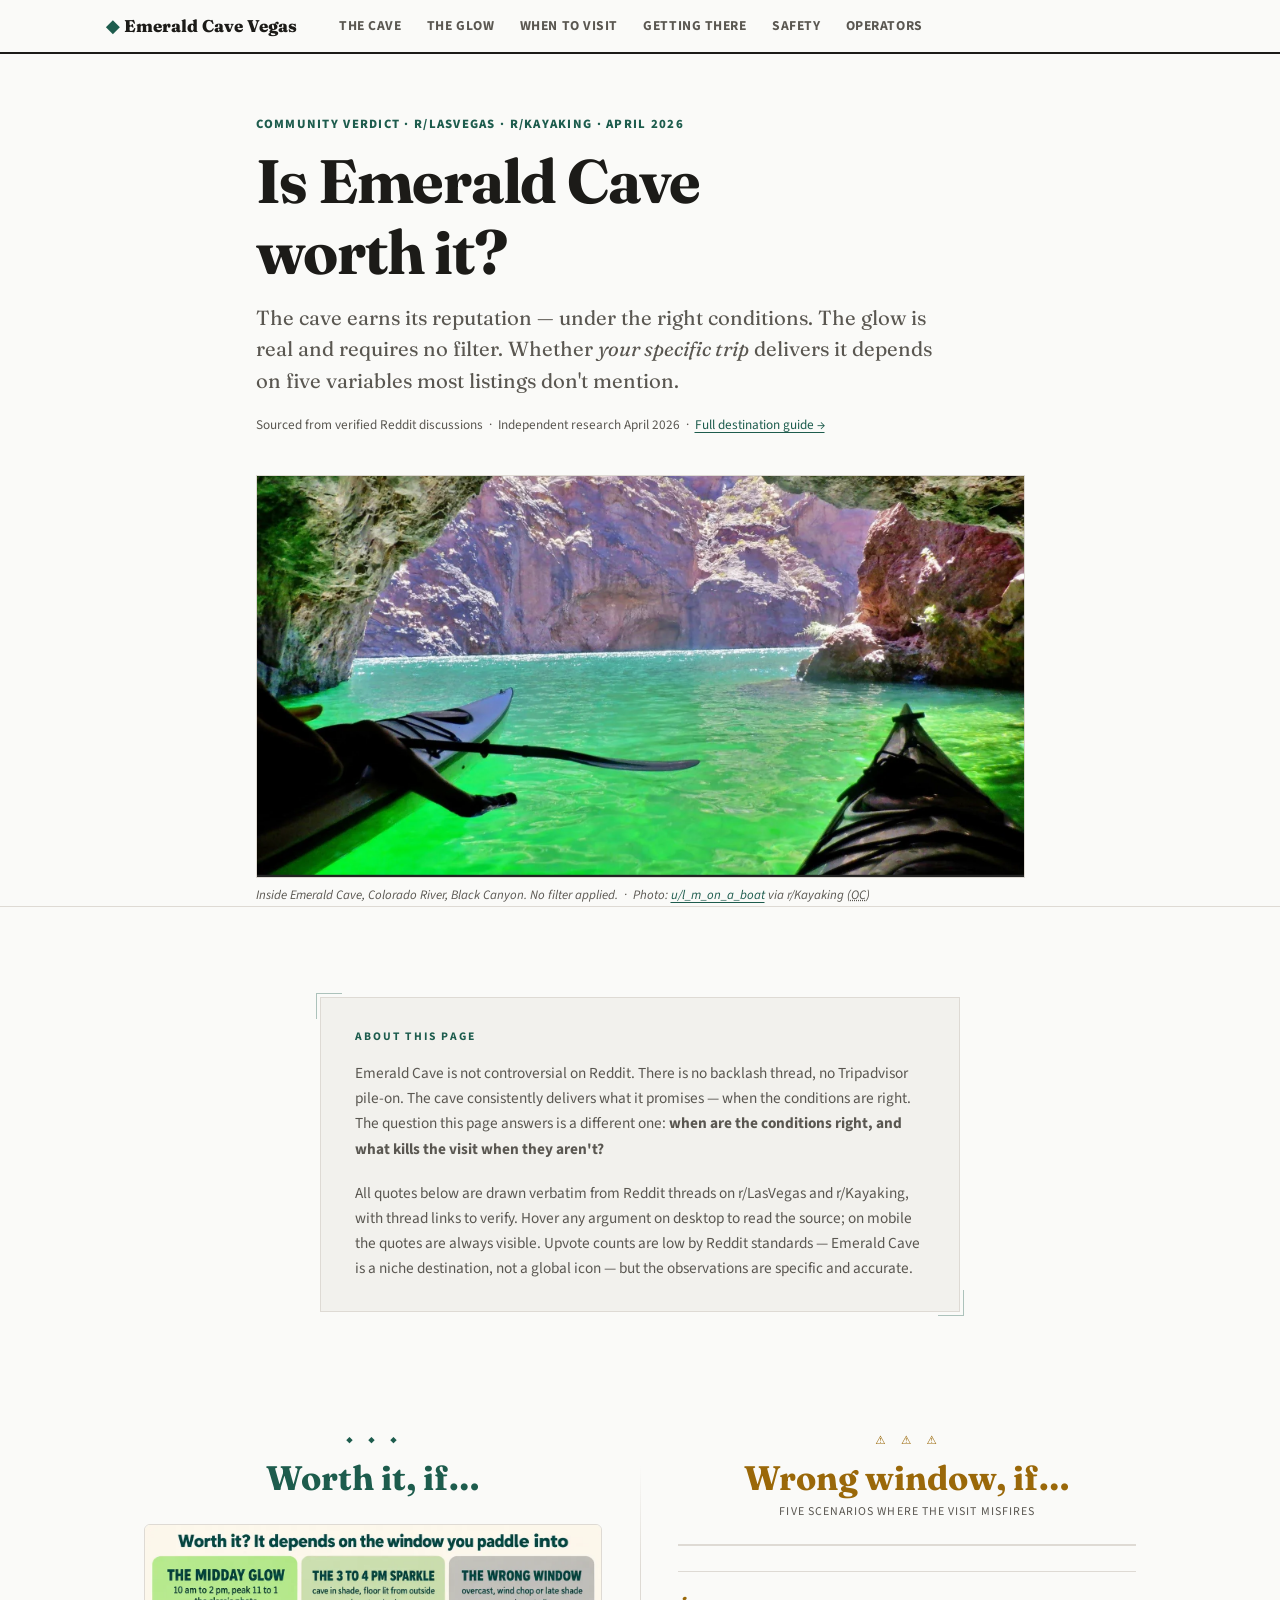
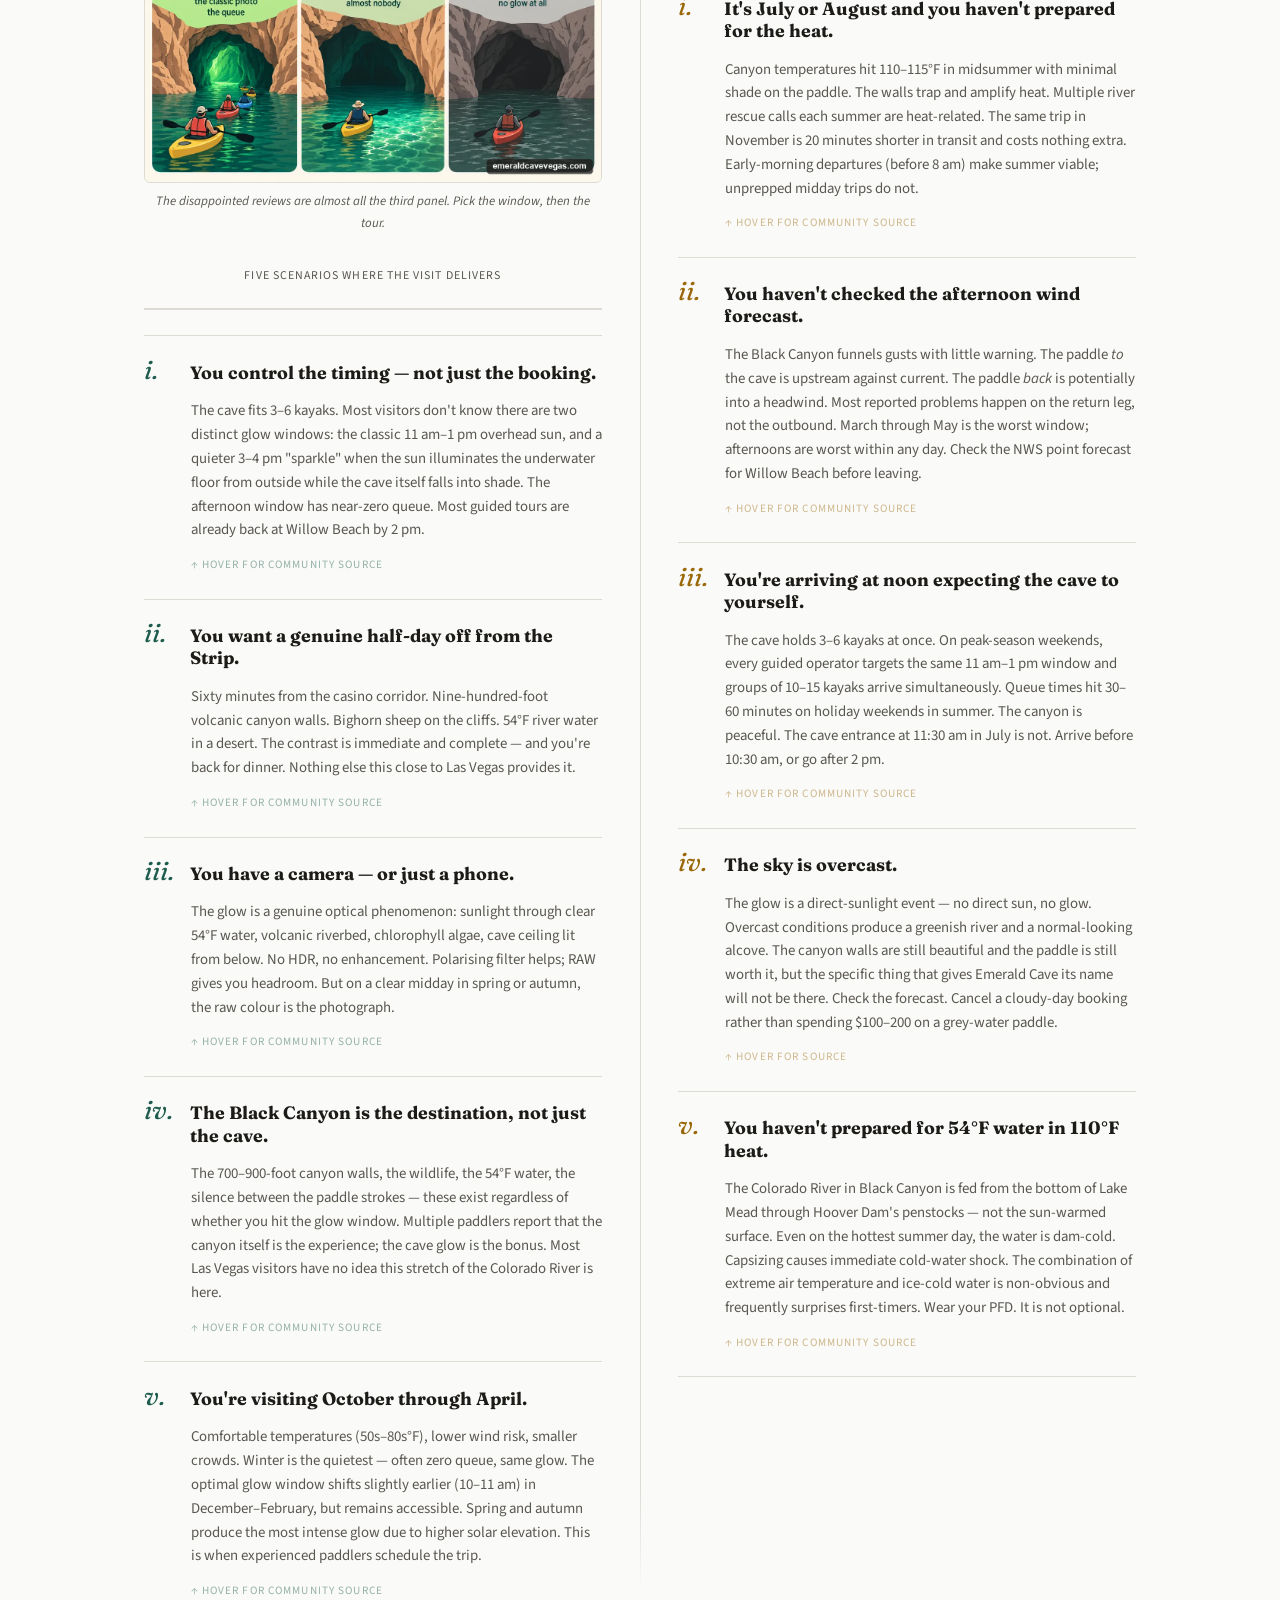
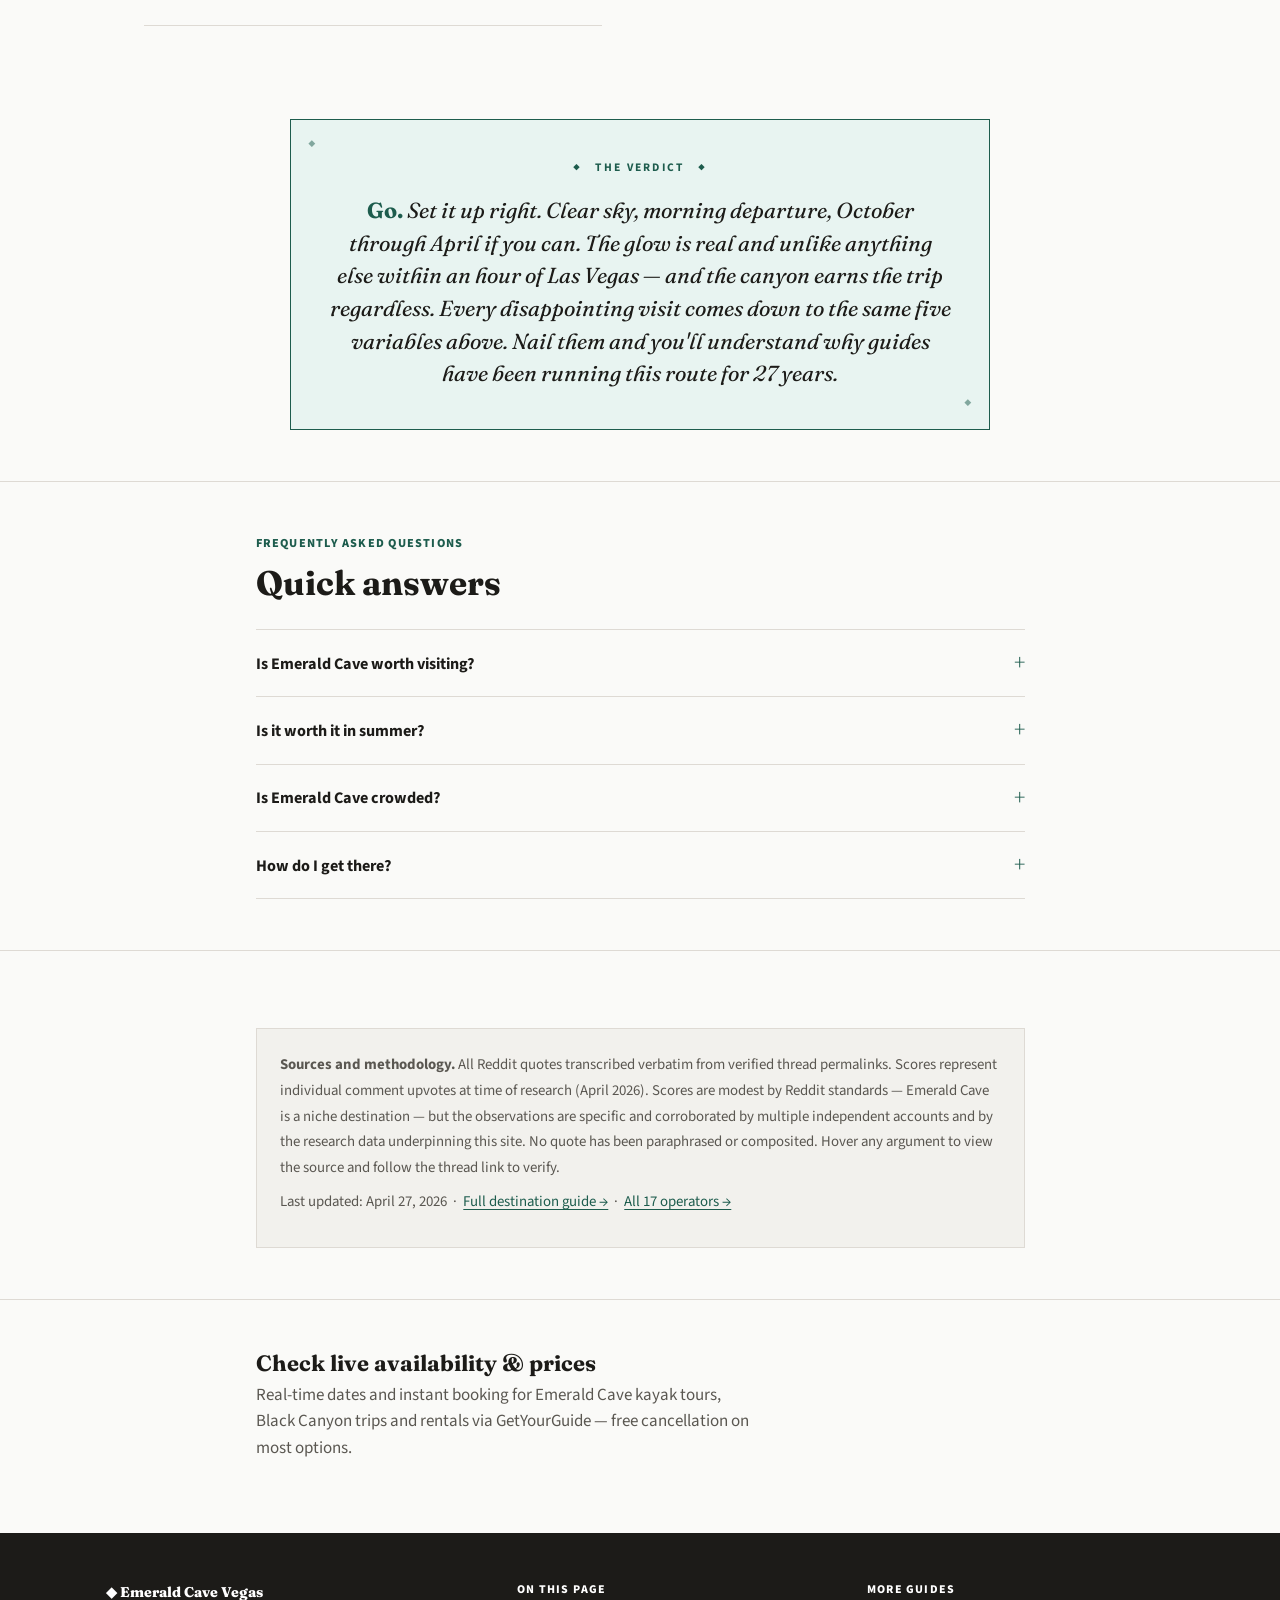
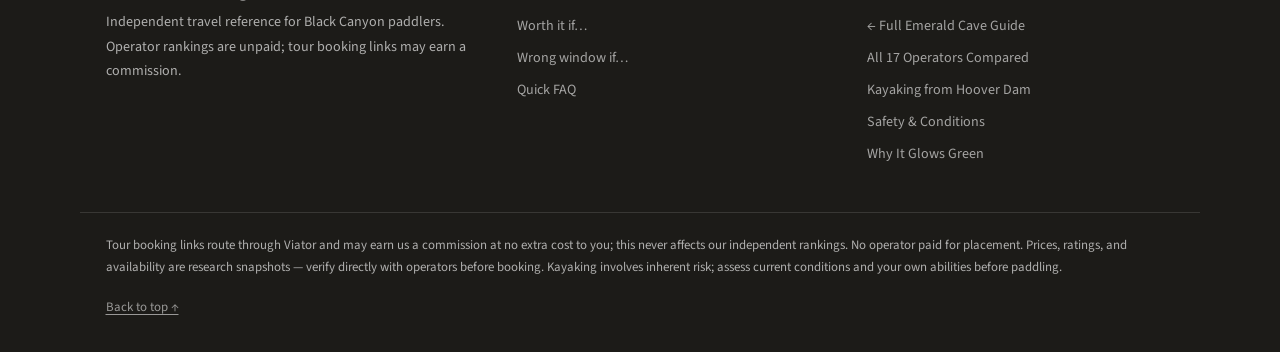
<file: emerald-cave-az-worth-it.html>
<!DOCTYPE html>
<html lang="en">
<head>
  <meta charset="UTF-8">
  <meta name="viewport" content="width=device-width, initial-scale=1.0">
  <title>Is Emerald Cave Worth It? Reddit's Honest Verdict (2026)</title>
  <meta name="description" content="Is kayaking to Emerald Cave worth it? Five reasons it absolutely is, five reasons your specific trip might miss the mark — real opinions from r/LasVegas and r/Kayaking, plus a final verdict. Black Canyon, Colorado River 2026.">
  <link rel="canonical" href="https://emeraldcavevegas.com/emerald-cave-az-worth-it">
<meta property="og:image" content="https://emeraldcavevegas.com/img/is-emerald-cave-worth-it.webp">
<meta property="og:image:width" content="1200">
<meta property="og:image:height" content="630">

  <meta property="og:type"        content="article">
  <meta property="og:title"       content="Is Emerald Cave Worth It? Reddit's Honest Verdict (2026)">
  <meta property="og:description" content="Five reasons to go, five reasons your specific trip might miss the mark — real quotes from r/LasVegas and r/Kayaking, plus a final call. Independent research April 2026.">
  <meta property="og:url"         content="https://emeraldcavevegas.com/emerald-cave-az-worth-it">
  <meta name="twitter:card"       content="summary_large_image">

  <link rel="preconnect" href="https://fonts.googleapis.com">
  <link rel="preconnect" href="https://fonts.gstatic.com" crossorigin>
  <link href="https://fonts.googleapis.com/css2?family=Fraunces:ital,opsz,wght@0,9..144,400;0,9..144,600;0,9..144,700;0,9..144,900;1,9..144,400&family=Source+Sans+3:wght@400;600;700;800&display=swap" rel="stylesheet">
  <link rel="icon" type="image/svg+xml" href="favicon.svg">
  <link rel="stylesheet" href="styles.css">

  <style>
  /* ── PAGE-SPECIFIC: Is It Worth It ──────────────────────────── */

  .curator-note {
    max-width: 640px; margin: 2.25rem auto 0;
    padding: 1.75rem 2rem;
    background: var(--bg-alt);
    border: 1px solid var(--border);
    position: relative;
  }
  .curator-note::before, .curator-note::after {
    content: ''; position: absolute;
    width: 26px; height: 26px;
    border: 1px solid var(--accent); opacity: .35;
  }
  .curator-note::before { top: -5px; left: -5px; border-right: none; border-bottom: none; }
  .curator-note::after  { bottom: -5px; right: -5px; border-left: none; border-top: none; }
  .curator-label {
    display: block; font-size: .68rem;
    letter-spacing: .18em; text-transform: uppercase;
    color: var(--accent); font-weight: 700; margin-bottom: .8rem;
  }
  .curator-note p { font-size: .9rem; color: var(--muted); line-height: 1.65; }
  .curator-note p + p { margin-top: .8rem; }

  /* ── TWO-COLUMN GRID ─────────────────────────────────────────── */
  .wiv-wrap { max-width: var(--wide); margin: 0 auto; padding: 0 1.5rem; }

  .wiv-grid {
    display: grid;
    grid-template-columns: 1fr 1fr;
    gap: 0;
    position: relative;
    margin-top: 2.5rem;
  }
  .wiv-grid::after {
    content: ''; position: absolute;
    left: 50%; top: 60px; bottom: 60px; width: 1px;
    background: linear-gradient(180deg, transparent, var(--border) 6%, var(--border) 94%, transparent);
  }
  @media (max-width: 860px) {
    .wiv-grid { grid-template-columns: 1fr; }
    .wiv-grid::after { display: none; }
  }

  .wiv-col { padding: 1.5rem 2.25rem; }
  @media (max-width: 720px) { .wiv-col { padding: 1.25rem 0; } }

  .wiv-col-head {
    text-align: center;
    padding-bottom: 1.25rem; margin-bottom: 1.5rem;
    border-bottom: 2px solid var(--border);
  }
  .col-orn {
    display: block; font-size: .68rem;
    letter-spacing: .2em; text-transform: uppercase;
    font-weight: 700; margin-bottom: .5rem;
  }
  .col-go  .col-orn  { color: var(--accent); }
  .col-wait .col-orn { color: var(--warn); }

  .wiv-col-head h2 {
    font-family: var(--serif);
    font-size: clamp(1.5rem, 3vw, 2rem);
    font-weight: 700; line-height: 1.1; margin-bottom: .2rem;
  }
  .col-go  .wiv-col-head h2 { color: var(--accent); }
  .col-wait .wiv-col-head h2 { color: var(--warn); }

  .wiv-col-head small {
    display: block; font-size: .7rem;
    letter-spacing: .09em; text-transform: uppercase;
    color: var(--muted); margin-top: .3rem;
  }

  /* ── ARGUMENT ITEM ───────────────────────────────────────────── */
  .wiv-arg {
    position: relative;
    padding: 1.2rem 0;
    border-top: 1px solid var(--border);
    cursor: help;
  }
  .wiv-arg:last-child { border-bottom: 1px solid var(--border); }

  .wiv-arg-head {
    display: flex; align-items: baseline;
    gap: .9rem; margin-bottom: .45rem;
  }
  .wiv-num {
    font-family: var(--serif);
    font-size: 1.55rem; font-style: italic; font-weight: 400;
    line-height: 1; min-width: 1.8rem;
  }
  .col-go  .wiv-num { color: var(--accent); }
  .col-wait .wiv-num { color: var(--warn); }

  .wiv-arg h3 {
    font-family: var(--serif);
    font-size: 1.05rem; font-weight: 700;
    line-height: 1.25; color: var(--text);
  }
  .wiv-arg > p {
    padding-left: 2.75rem;
    font-size: .875rem; color: var(--muted);
    line-height: 1.6; margin-bottom: .4rem;
  }
  .wiv-hint {
    display: inline-block; margin-left: 2.75rem;
    font-size: .66rem; letter-spacing: .1em; text-transform: uppercase;
    opacity: .45; transition: opacity .2s;
  }
  .col-go  .wiv-hint { color: var(--accent); }
  .col-wait .wiv-hint { color: var(--warn); }
  .wiv-arg:hover .wiv-hint { opacity: 1; }

  /* ── QUOTE CARD ──────────────────────────────────────────────── */
  .wiv-qcard {
    position: absolute;
    top: calc(100% - 2px); left: 0; right: 0;
    background: var(--bg);
    border: 1px solid var(--border);
    padding: .9rem 1.05rem .85rem;
    opacity: 0; transform: translateY(-5px); pointer-events: none;
    transition: opacity .2s ease, transform .2s ease;
    z-index: 40;
    box-shadow: 0 8px 28px rgba(0,0,0,.09);
  }
  .col-go  .wiv-qcard { border-left: 4px solid var(--accent); }
  .col-wait .wiv-qcard { border-left: 4px solid var(--warn); }

  .wiv-qcard .bridge { position: absolute; top: -14px; left: 0; right: 0; height: 14px; }

  .wiv-arg:hover .wiv-qcard,
  .wiv-qcard:hover {
    opacity: 1; transform: translateY(0); pointer-events: auto;
  }
  .wiv-qcard blockquote {
    font-family: var(--serif); font-style: italic;
    font-size: .97rem; line-height: 1.48;
    color: var(--text); margin-bottom: .65rem;
  }
  .q-footer {
    display: flex; justify-content: space-between;
    align-items: center; flex-wrap: wrap; gap: .35rem;
    font-size: .69rem; letter-spacing: .05em; text-transform: uppercase;
    border-top: 1px solid var(--border); padding-top: .55rem;
    color: var(--muted);
  }
  .q-author { color: var(--text); font-weight: 700; }
  .q-link {
    font-size: .67rem; letter-spacing: .07em; text-transform: uppercase;
    color: var(--accent); text-decoration: none;
    border-bottom: 1px solid var(--border); transition: all .18s;
  }
  .q-link:hover {
    color: var(--bg); background: var(--accent);
    border-bottom-color: var(--accent); padding: 1px 5px 2px;
  }

  /* ── VERDICT PLAQUE ──────────────────────────────────────────── */
  .wiv-plaque {
    max-width: 700px; margin: 4rem auto 0;
    padding: 2.25rem 2.25rem; text-align: center;
    background: var(--accent-lt);
    border: 1.5px solid var(--accent);
    position: relative;
  }
  .wiv-plaque::before, .wiv-plaque::after {
    content: '◆'; position: absolute;
    color: var(--accent); font-size: .75rem; opacity: .5;
  }
  .wiv-plaque::before { top: .85rem; left: 1rem; }
  .wiv-plaque::after  { bottom: .85rem; right: 1rem; }
  .wiv-plaque-label {
    display: block; font-size: .68rem;
    letter-spacing: .2em; text-transform: uppercase;
    color: var(--accent); font-weight: 700; margin-bottom: 1rem;
  }
  .wiv-plaque p {
    font-family: var(--serif); font-style: italic;
    font-size: clamp(1rem, 2.2vw, 1.28rem); line-height: 1.5;
    color: var(--text);
  }
  .wiv-plaque p strong { font-style: normal; color: var(--accent); }

  /* ── MOBILE: always-visible cards ───────────────────────────── */
  @media (hover: none) {
    .wiv-qcard {
      position: static; opacity: 1; transform: none;
      pointer-events: auto;
      margin: .55rem 0 .3rem 2.75rem;
      box-shadow: none;
    }
    .wiv-qcard .bridge { display: none; }
    .wiv-hint { display: none; }
    .wiv-arg { cursor: default; }
    .wiv-grid::after { display: none; }
  }
  @media (max-width: 540px) {
    .wiv-arg > p { padding-left: 0; }
    .wiv-qcard { margin-left: 0; }
  }
  </style>

  <script type="application/ld+json">
  {
    "@context": "https://schema.org",
    "@graph": [
      {
        "@type": "Article",
        "@id": "https://emeraldcavevegas.com/emerald-cave-az-worth-it#article",
        "headline": "Is Emerald Cave Worth It? Reddit's Honest Verdict (2026)",
        "image": "https://emeraldcavevegas.com/img/is-emerald-cave-worth-it.webp",
        "description": "Five reasons kayaking to Emerald Cave is absolutely worth it, five reasons your specific trip might miss the mark — real community opinions from r/LasVegas and r/Kayaking, with a final verdict.",
        "datePublished": "2026-04-27",
        "dateModified": "2026-04-27",
        "author": {"@id": "https://emeraldcavevegas.com/#website"},
        "publisher": {"@id": "https://emeraldcavevegas.com/#website"},
        "mainEntityOfPage": "https://emeraldcavevegas.com/emerald-cave-az-worth-it"
      },
      {
        "@type": "FAQPage",
        "@id": "https://emeraldcavevegas.com/emerald-cave-az-worth-it#faq",
        "mainEntity": [

            {
              "@type": "Question",
              "name": "Is Emerald Cave worth visiting?",
              "acceptedAnswer": {
                "@type": "Answer",
                "text": "Yes — under the right conditions. The glow is a genuine, unfiltered optical phenomenon. The key variables: time of day (glow only appears 10 am–2 pm, or during the 3–4 pm sparkle window), weather (clear sky required), season (October–April is best), and crowd management (cave fits 3–6 kayaks; queues peak 11 am–1 pm on peak-season weekends). Get these right and the cave consistently delivers. See the full destination guide →"
              }
            },
            {
              "@type": "Question",
              "name": "Is it worth it in summer?",
              "acceptedAnswer": {
                "@type": "Answer",
                "text": "Conditionally. Canyon temperatures hit 110–115°F with minimal shade. The visit works if you depart before 8 am and return before midday heat peaks — several operators offer early summer departures for exactly this reason. Without heat preparation, a midday July trip is uncomfortable and potentially dangerous. October through April remains the recommended window for most visitors."
              }
            },
            {
              "@type": "Question",
              "name": "Is Emerald Cave crowded?",
              "acceptedAnswer": {
                "@type": "Answer",
                "text": "At peak times, yes. The cave holds only 3–6 kayaks simultaneously. On summer weekends and holidays, guided tour groups converge during the 11 am–1 pm window and queues hit 30–60 minutes. Solutions: arrive at the cave before 10:30 am, or self-guide in the afternoon for the quieter 3–4 pm sparkle window. Weekday mornings November–February typically have zero wait. See full timing guide →"
              }
            },
            {
              "@type": "Question",
              "name": "How do I get there?",
              "acceptedAnswer": {
                "@type": "Answer",
                "text": "From the Las Vegas Strip: US-93 South across the Hoover Dam Bypass Bridge into Arizona, then ~14 miles south to the Willow Beach Road turnoff, then 4 miles down to the marina. Drive time: ~60 minutes. The cave is 2.2 miles upstream by paddle (~45–60 minutes each way). See the full getting there guide → or the operator comparison → for tours with Strip shuttle."
              }
            }
        ]
      }
    ]
  }
  </script>

  <!-- GetYourGuide Analytics -->
  <script async defer src="https://widget.getyourguide.com/dist/pa.umd.production.min.js" data-gyg-partner-id="1Q7ZSYC" data-gyg-partner-cmp="emeraldcavevegas"></script>
</head>

<body>

<!-- HEADER -->
<header class="site-header" id="top">
  <div class="nav-inner">
    <a href="/" class="nav-logo"><span class="gem">◆</span>Emerald Cave Vegas</a>
    <nav class="nav-links">
      <a href="/#what-is">The Cave</a>
      <a href="/#glow">The Glow</a>
      <a href="/#when">When to Visit</a>
      <a href="/#getting-there">Getting There</a>
      <a href="/#safety">Safety</a>
      <a href="/operators">Operators</a>
    </nav>
    <button class="nav-toggle" aria-label="Toggle menu" aria-expanded="false">
      <span></span><span></span><span></span>
    </button>
  </div>
  <nav class="mobile-nav">
    <a href="/">← Destination Guide</a>
    <a href="#verdict">Worth It If…</a>
    <a href="#wait">Not Yet If…</a>
    <a href="#faq">FAQ</a>
  </nav>
</header>

<!-- HERO -->
<section class="hero">
  <div class="container">
    <span class="eyebrow">Community Verdict · r/LasVegas · r/Kayaking · April 2026</span>
    <h1>Is Emerald Cave<br>worth it?</h1>
    <p class="hero-deck">The cave earns its reputation — under the right conditions. The glow is real and requires no filter. Whether <em>your specific trip</em> delivers it depends on five variables most listings don't mention.</p>
    <p class="byline">Sourced from verified Reddit discussions &nbsp;·&nbsp; Independent research <time datetime="2026-04-27">April 2026</time> &nbsp;·&nbsp; <a href="/">Full destination guide →</a></p>
  </div>
  <div class="container">
    <figure class="hero-img-wrap">
      <img src="emerald-cave-reddit-oc.webp"
           alt="Inside Emerald Cave — vivid emerald green water glow from inside the alcove, Colorado River, Black Canyon"
           loading="eager" decoding="async">
      <figcaption>Inside Emerald Cave, Colorado River, Black Canyon. No filter applied. &nbsp;·&nbsp; Photo: <a href="https://www.reddit.com/r/LasVegas/comments/13m6f09/less_than_an_hour_from_vegas/" rel="noopener noreferrer" target="_blank">u/l_m_on_a_boat</a> via r/Kayaking (<abbr title="Original Content">OC</abbr>)</figcaption>
    </figure>
  </div>
</section>

<!-- CURATOR NOTE -->
<section>
  <div class="container">
    <div class="curator-note">
      <span class="curator-label">About this page</span>
      <p>Emerald Cave is not controversial on Reddit. There is no backlash thread, no Tripadvisor pile-on. The cave consistently delivers what it promises — when the conditions are right. The question this page answers is a different one: <strong>when are the conditions right, and what kills the visit when they aren't?</strong></p>
      <p>All quotes below are drawn verbatim from Reddit threads on r/LasVegas and r/Kayaking, with thread links to verify. Hover any argument on desktop to read the source; on mobile the quotes are always visible. Upvote counts are low by Reddit standards — Emerald Cave is a niche destination, not a global icon — but the observations are specific and accurate.</p>
    </div>
  </div>
</section>

<!-- TWO-COLUMN VERDICT -->
<section id="verdict" style="border-top:none; padding-top:0">
  <div class="wiv-wrap">

    <div class="wiv-grid">

      <!-- ── WORTH IT IF ─────────────────────────────────────── -->
      <div class="wiv-col col-go">
        <div class="wiv-col-head">
          <span class="col-orn">◆ &nbsp; ◆ &nbsp; ◆</span>
          <h2>Worth it, if…</h2>
    <figure class="fig-wrap"><img src="img/emerald-cave-worth-it-verdict.webp" alt="Three ways an Emerald Cave visit can go: the midday glow with its queue, the quiet 3 to 4 pm sparkle, and the wrong window with no glow" width="1200" height="675" loading="lazy"><figcaption>The disappointed reviews are almost all the third panel. Pick the window, then the tour.</figcaption></figure>
          <small>Five scenarios where the visit delivers</small>
        </div>

        <article class="wiv-arg">
          <div class="wiv-arg-head">
            <span class="wiv-num">i.</span>
            <h3>You control the timing — not just the booking.</h3>
          </div>
          <p>The cave fits 3–6 kayaks. Most visitors don't know there are two distinct glow windows: the classic 11 am–1 pm overhead sun, and a quieter 3–4 pm "sparkle" when the sun illuminates the underwater floor from outside while the cave itself falls into shade. The afternoon window has near-zero queue. Most guided tours are already back at Willow Beach by 2 pm.</p>
          <span class="wiv-hint">↑ Hover for community source</span>
          <div class="wiv-qcard">
            <span class="bridge"></span>
            <blockquote>"Launch in the afternoon when tour groups are already heading back to Willow Beach — you get the cave mostly to yourself and can catch the 3–4 PM sparkle effect instead."</blockquote>
            <div class="q-footer">
              <span class="q-author">Community tip · r/LasVegas &amp; r/Kayaking</span>
              <a class="q-link" href="https://www.reddit.com/r/LasVegas/comments/13m6f09/less_than_an_hour_from_vegas/" target="_blank" rel="noopener noreferrer">Read thread →</a>
            </div>
          </div>
        </article>

        <article class="wiv-arg">
          <div class="wiv-arg-head">
            <span class="wiv-num">ii.</span>
            <h3>You want a genuine half-day off from the Strip.</h3>
          </div>
          <p>Sixty minutes from the casino corridor. Nine-hundred-foot volcanic canyon walls. Bighorn sheep on the cliffs. 54°F river water in a desert. The contrast is immediate and complete — and you're back for dinner. Nothing else this close to Las Vegas provides it.</p>
          <span class="wiv-hint">↑ Hover for community source</span>
          <div class="wiv-qcard">
            <span class="bridge"></span>
            <blockquote>"The perfect break from the casino scene. Calm, relaxing conditions — great even if you're not experienced. Ideal way to spend the day outdoors and still have energy for dinner on the Strip."</blockquote>
            <div class="q-footer">
              <span class="q-author">Couple, United States · r/LasVegas · March 2026</span>
              <a class="q-link" href="https://www.reddit.com/r/LasVegas/comments/13m6f09/less_than_an_hour_from_vegas/" target="_blank" rel="noopener noreferrer">Read thread →</a>
            </div>
          </div>
        </article>

        <article class="wiv-arg">
          <div class="wiv-arg-head">
            <span class="wiv-num">iii.</span>
            <h3>You have a camera — or just a phone.</h3>
          </div>
          <p>The glow is a genuine optical phenomenon: sunlight through clear 54°F water, volcanic riverbed, chlorophyll algae, cave ceiling lit from below. No HDR, no enhancement. Polarising filter helps; RAW gives you headroom. But on a clear midday in spring or autumn, the raw colour is the photograph.</p>
          <span class="wiv-hint">↑ Hover for community source</span>
          <div class="wiv-qcard">
            <span class="bridge"></span>
            <blockquote>"You don't need to apply a filter on your pictures and videos — it's purely magical. Just a quick tip: make sure you do some arm workouts days before this tour. IYKYK."</blockquote>
            <div class="q-footer">
              <span class="q-author">Solo traveller, United States · r/LasVegas · April 2026</span>
              <a class="q-link" href="https://www.reddit.com/r/LasVegas/comments/13m6f09/less_than_an_hour_from_vegas/" target="_blank" rel="noopener noreferrer">Read thread →</a>
            </div>
          </div>
        </article>

        <article class="wiv-arg">
          <div class="wiv-arg-head">
            <span class="wiv-num">iv.</span>
            <h3>The Black Canyon is the destination, not just the cave.</h3>
          </div>
          <p>The 700–900-foot canyon walls, the wildlife, the 54°F water, the silence between the paddle strokes — these exist regardless of whether you hit the glow window. Multiple paddlers report that the canyon itself is the experience; the cave glow is the bonus. Most Las Vegas visitors have no idea this stretch of the Colorado River is here.</p>
          <span class="wiv-hint">↑ Hover for community source</span>
          <div class="wiv-qcard">
            <span class="bridge"></span>
            <blockquote>"The black canyon is amazing!! I've lived in Nevada for quite some time now and am shocked by how few people have heard of and been to black canyon!!"</blockquote>
            <div class="q-footer">
              <span class="q-author">u/_General_Grant_ · r/Kayaking · score: 11</span>
              <a class="q-link" href="https://www.reddit.com/r/Kayaking/comments/tmkeg8/emerald_cave_colorado_river_black_canyon/" target="_blank" rel="noopener noreferrer">Read thread →</a>
            </div>
          </div>
        </article>

        <article class="wiv-arg">
          <div class="wiv-arg-head">
            <span class="wiv-num">v.</span>
            <h3>You're visiting October through April.</h3>
          </div>
          <p>Comfortable temperatures (50s–80s°F), lower wind risk, smaller crowds. Winter is the quietest — often zero queue, same glow. The optimal glow window shifts slightly earlier (10–11 am) in December–February, but remains accessible. Spring and autumn produce the most intense glow due to higher solar elevation. This is when experienced paddlers schedule the trip.</p>
          <span class="wiv-hint">↑ Hover for community source</span>
          <div class="wiv-qcard">
            <span class="bridge"></span>
            <blockquote>"Was just there, did the 12 mile tour on Sunday! Such an awesome experience :)."</blockquote>
            <div class="q-footer">
              <span class="q-author">u/GBDiaz13 · r/Kayaking · March 2022 · score: 8</span>
              <a class="q-link" href="https://www.reddit.com/r/Kayaking/comments/tmkeg8/emerald_cave_colorado_river_black_canyon/" target="_blank" rel="noopener noreferrer">Read thread →</a>
            </div>
          </div>
        </article>

      </div><!-- /col-go -->

      <!-- ── WRONG WINDOW IF ─────────────────────────────────── -->
      <div class="wiv-col col-wait" id="wait">
        <div class="wiv-col-head">
          <span class="col-orn">⚠ &nbsp; ⚠ &nbsp; ⚠</span>
          <h2>Wrong window, if…</h2>
          <small>Five scenarios where the visit misfires</small>
        </div>

        <article class="wiv-arg">
          <div class="wiv-arg-head">
            <span class="wiv-num">i.</span>
            <h3>It's July or August and you haven't prepared for the heat.</h3>
          </div>
          <p>Canyon temperatures hit 110–115°F in midsummer with minimal shade on the paddle. The walls trap and amplify heat. Multiple river rescue calls each summer are heat-related. The same trip in November is 20 minutes shorter in transit and costs nothing extra. Early-morning departures (before 8 am) make summer viable; unprepped midday trips do not.</p>
          <span class="wiv-hint">↑ Hover for community source</span>
          <div class="wiv-qcard">
            <span class="bridge"></span>
            <blockquote>"Cancel unless youre familiar with the heat."</blockquote>
            <div class="q-footer">
              <span class="q-author">u/heraclitus33 · r/LasVegas · July 2024 · score: 12</span>
              <a class="q-link" href="https://www.reddit.com/r/LasVegas/comments/1dx9sc3/willow_beach_kayaking_in_this_heat/" target="_blank" rel="noopener noreferrer">Read thread →</a>
            </div>
          </div>
        </article>

        <article class="wiv-arg">
          <div class="wiv-arg-head">
            <span class="wiv-num">ii.</span>
            <h3>You haven't checked the afternoon wind forecast.</h3>
          </div>
          <p>The Black Canyon funnels gusts with little warning. The paddle <em>to</em> the cave is upstream against current. The paddle <em>back</em> is potentially into a headwind. Most reported problems happen on the return leg, not the outbound. March through May is the worst window; afternoons are worst within any day. Check the NWS point forecast for Willow Beach before leaving.</p>
          <span class="wiv-hint">↑ Hover for community source</span>
          <div class="wiv-qcard">
            <span class="bridge"></span>
            <blockquote>"Did this in March with Las Vegas Kayak &amp; SUP. Amazing trip. But paddling back at 40 mph wind was the scarious. Make sure u have good weather!"</blockquote>
            <div class="q-footer">
              <span class="q-author">u/MarrymeCherry88 · r/LasVegas · May 2023 · score: 3</span>
              <a class="q-link" href="https://www.reddit.com/r/LasVegas/comments/13m6f09/less_than_an_hour_from_vegas/" target="_blank" rel="noopener noreferrer">Read thread →</a>
            </div>
          </div>
        </article>

        <article class="wiv-arg">
          <div class="wiv-arg-head">
            <span class="wiv-num">iii.</span>
            <h3>You're arriving at noon expecting the cave to yourself.</h3>
          </div>
          <p>The cave holds 3–6 kayaks at once. On peak-season weekends, every guided operator targets the same 11 am–1 pm window and groups of 10–15 kayaks arrive simultaneously. Queue times hit 30–60 minutes on holiday weekends in summer. The canyon is peaceful. The cave entrance at 11:30 am in July is not. Arrive before 10:30 am, or go after 2 pm.</p>
          <span class="wiv-hint">↑ Hover for community source</span>
          <div class="wiv-qcard">
            <span class="bridge"></span>
            <blockquote>"Weather will make it perfect or 100% miserable. Keep in mind the water is consistently cold no matter the time of year."</blockquote>
            <div class="q-footer">
              <span class="q-author">u/TrojanGal702 · r/LasVegas · March 2025 · score: 2</span>
              <a class="q-link" href="https://www.reddit.com/r/LasVegas/comments/1jfu4ez/emerald_cavewillow_beach_in_november/" target="_blank" rel="noopener noreferrer">Read thread →</a>
            </div>
          </div>
        </article>

        <article class="wiv-arg">
          <div class="wiv-arg-head">
            <span class="wiv-num">iv.</span>
            <h3>The sky is overcast.</h3>
          </div>
          <p>The glow is a direct-sunlight event — no direct sun, no glow. Overcast conditions produce a greenish river and a normal-looking alcove. The canyon walls are still beautiful and the paddle is still worth it, but the specific thing that gives Emerald Cave its name will not be there. Check the forecast. Cancel a cloudy-day booking rather than spending $100–200 on a grey-water paddle.</p>
          <span class="wiv-hint">↑ Hover for source</span>
          <div class="wiv-qcard">
            <span class="bridge"></span>
            <blockquote>"The eye-catching emerald sheen typically occurs on sunny days around midday, when the angle of the sunlight hits the sediment that covers the walls of Black Canyon beneath the surface of the Colorado River."</blockquote>
            <div class="q-footer">
              <span class="q-author">Lonely Planet · Green Waters of Emerald Cove</span>
              <a class="q-link" href="/#glow" rel="noopener noreferrer">The glow explained →</a>
            </div>
          </div>
        </article>

        <article class="wiv-arg">
          <div class="wiv-arg-head">
            <span class="wiv-num">v.</span>
            <h3>You haven't prepared for 54°F water in 110°F heat.</h3>
          </div>
          <p>The Colorado River in Black Canyon is fed from the bottom of Lake Mead through Hoover Dam's penstocks — not the sun-warmed surface. Even on the hottest summer day, the water is dam-cold. Capsizing causes immediate cold-water shock. The combination of extreme air temperature and ice-cold water is non-obvious and frequently surprises first-timers. Wear your PFD. It is not optional.</p>
          <span class="wiv-hint">↑ Hover for community source</span>
          <div class="wiv-qcard">
            <span class="bridge"></span>
            <blockquote>"Something to keep in mind is the water coming into the river comes from the bottom and not the top so it is a cool 50 something degrees."</blockquote>
            <div class="q-footer">
              <span class="q-author">u/Desk_Quick · r/LasVegas · May 2023 · score: 2</span>
              <a class="q-link" href="https://www.reddit.com/r/LasVegas/comments/13m6f09/less_than_an_hour_from_vegas/" target="_blank" rel="noopener noreferrer">Read thread →</a>
            </div>
          </div>
        </article>

      </div><!-- /col-wait -->

    </div><!-- /wiv-grid -->

    <!-- VERDICT PLAQUE -->
    <div class="wiv-plaque">
      <span class="wiv-plaque-label">◆ &nbsp; The Verdict &nbsp; ◆</span>
      <p><strong>Go.</strong> Set it up right. Clear sky, morning departure, October through April if you can. The glow is real and unlike anything else within an hour of Las Vegas — and the canyon earns the trip regardless. Every disappointing visit comes down to the same five variables above. Nail them and you'll understand why guides have been running this route for 27 years.</p>
    </div>

  </div><!-- /wiv-wrap -->
</section>

<!-- FAQ -->
<section id="faq">
  <div class="container">
    <span class="s-label">Frequently Asked Questions</span>
    <h2>Quick answers</h2>

    <div class="faq-list" style="margin-top:1.5rem">

      <div class="faq-item">
        <button class="faq-q" aria-expanded="false">Is Emerald Cave worth visiting?</button>
        <div class="faq-a"><p>Yes — under the right conditions. The glow is a genuine, unfiltered optical phenomenon. The key variables: time of day (glow only appears 10 am–2 pm, or during the 3–4 pm sparkle window), weather (clear sky required), season (October–April is best), and crowd management (cave fits 3–6 kayaks; queues peak 11 am–1 pm on peak-season weekends). Get these right and the cave consistently delivers. See the full <a href="/">destination guide →</a></p></div>
      </div>

      <div class="faq-item">
        <button class="faq-q" aria-expanded="false">Is it worth it in summer?</button>
        <div class="faq-a"><p>Conditionally. Canyon temperatures hit 110–115°F with minimal shade. The visit works if you depart before 8 am and return before midday heat peaks — several operators offer early summer departures for exactly this reason. Without heat preparation, a midday July trip is uncomfortable and potentially dangerous. October through April remains the recommended window for most visitors.</p></div>
      </div>

      <div class="faq-item">
        <button class="faq-q" aria-expanded="false">Is Emerald Cave crowded?</button>
        <div class="faq-a"><p>At peak times, yes. The cave holds only 3–6 kayaks simultaneously. On summer weekends and holidays, guided tour groups converge during the 11 am–1 pm window and queues hit 30–60 minutes. Solutions: arrive at the cave before 10:30 am, or self-guide in the afternoon for the quieter 3–4 pm sparkle window. Weekday mornings November–February typically have zero wait. See <a href="/#when">full timing guide →</a></p></div>
      </div>

      <div class="faq-item">
        <button class="faq-q" aria-expanded="false">How do I get there?</button>
        <div class="faq-a"><p>From the Las Vegas Strip: US-93 South across the Hoover Dam Bypass Bridge into Arizona, then ~14 miles south to the Willow Beach Road turnoff, then 4 miles down to the marina. Drive time: ~60 minutes. The cave is 2.2 miles upstream by paddle (~45–60 minutes each way). See the full <a href="/#getting-there">getting there guide →</a> or the <a href="/operators">operator comparison →</a> for tours with Strip shuttle.</p></div>
      </div>

    </div>
  </div>
</section>

<!-- METHODOLOGY -->
<section id="methodology">
  <div class="container">
    <div class="method-box">
      <p><strong>Sources and methodology.</strong> All Reddit quotes transcribed verbatim from verified thread permalinks. Scores represent individual comment upvotes at time of research (April 2026). Scores are modest by Reddit standards — Emerald Cave is a niche destination — but the observations are specific and corroborated by multiple independent accounts and by the research data underpinning this site. No quote has been paraphrased or composited. Hover any argument to view the source and follow the thread link to verify.</p>
      <p>Last updated: <time datetime="2026-04-27">April 27, 2026</time> &nbsp;·&nbsp; <a href="/">Full destination guide →</a> &nbsp;·&nbsp; <a href="/operators">All 17 operators →</a></p>
    </div>
  </div>
</section>

<!-- FOOTER -->

<!-- LIVE AVAILABILITY — GetYourGuide auto-widget (inner-page second conversion point) -->
<section class="live-availability">
  <div class="container">
    <h2 class="op-widget-h">Check live availability &amp; prices</h2>
    <p class="op-widget-sub">Real-time dates and instant booking for Emerald Cave kayak tours, Black Canyon trips and rentals via GetYourGuide — free cancellation on most options.</p>
    <div data-gyg-widget="auto" data-gyg-partner-id="1Q7ZSYC" data-gyg-cmp="emeraldcavevegas-ap" data-gyg-locale-code="en-US" data-gyg-currency="USD"></div>
  </div>
</section>

<footer class="site-footer">
  <div class="footer-inner">
    <div class="footer-brand">
      <p class="footer-brand-name"><span class="gem">◆</span> Emerald Cave Vegas</p>
      <p>Independent travel reference for Black Canyon paddlers. Operator rankings are unpaid; tour booking links may earn a commission.</p>
    </div>
    <div class="footer-col">
      <h4>On This Page</h4>
      <a href="#verdict">Worth it if…</a>
      <a href="#wait">Wrong window if…</a>
      <a href="#faq">Quick FAQ</a>
    </div>
    <div class="footer-col">
      <h4>More Guides</h4>
      <a href="/">← Full Emerald Cave Guide</a>
      <a href="/operators">All 17 Operators Compared</a>
      <a href="/hoover-dam-kayak-launch">Kayaking from Hoover Dam</a>
      <a href="/#safety">Safety &amp; Conditions</a>
      <a href="/#glow">Why It Glows Green</a>
    </div>
  </div>
  <div class="footer-bottom">
    <span>Tour booking links route through Viator and may earn us a commission at no extra cost to you; this never affects our independent rankings. No operator paid for placement. Prices, ratings, and availability are research snapshots — verify directly with operators before booking. Kayaking involves inherent risk; assess current conditions and your own abilities before paddling.</span>
    <a href="#top">Back to top ↑</a>
  </div>
</footer>

<script src="script.js"></script>
</body>
</html>
</file>
<file: styles.css>
/* ============================================================
   Emerald Cave Vegas — Data Journalism Theme
   Light editorial · Fraunces + Source Sans 3
   ============================================================ */

*, *::before, *::after { box-sizing: border-box; margin: 0; padding: 0; }

:root {
  --bg:        #fafaf8;
  --bg-alt:    #f2f1ed;
  --border:    #dedad4;
  --text:      #1c1b18;
  --muted:     #5a5751;
  --accent:    #1d5c4d;
  --accent-lt: #e8f4f1;
  --danger:    #b83c2a;
  --warn:      #9a6809;
  --serif:     'Fraunces', Georgia, serif;
  --sans:      'Source Sans 3', system-ui, sans-serif;
  --max:       820px;
  --wide:      1120px;
}

html { scroll-behavior: smooth; font-size: 17px; }

body {
  font-family: var(--sans);
  background: var(--bg);
  color: var(--text);
  line-height: 1.72;
  -webkit-font-smoothing: antialiased;
}

/* ── TYPOGRAPHY ─────────────────────────────────────────── */
h1, h2, h3 { font-family: var(--serif); line-height: 1.15; font-weight: 700; }
h1 { font-size: clamp(2.2rem, 6vw, 3.6rem); letter-spacing: -.02em; }
h2 { font-size: clamp(1.45rem, 3.5vw, 2rem); margin-bottom: .7rem; }
h3 { font-size: 1.15rem; margin-bottom: .45rem; }

p { margin-bottom: 1.1rem; }
p:last-child { margin-bottom: 0; }

a { color: var(--accent); text-decoration: underline; text-underline-offset: 3px; }
a:hover { color: #0f3d31; }

ul, ol { padding-left: 1.3rem; }
li { margin-bottom: .4rem; line-height: 1.6; }

/* ── LAYOUT ─────────────────────────────────────────────── */
.container { max-width: var(--max);  margin: 0 auto; padding: 0 1.5rem; }
.wide      { max-width: var(--wide); margin: 0 auto; padding: 0 1.5rem; }

section { padding: 3rem 0; border-top: 1px solid var(--border); }
section:first-of-type { border-top: none; }

/* ── HEADER ─────────────────────────────────────────────── */
.site-header {
  position: sticky; top: 0; z-index: 100;
  background: var(--bg);
  border-bottom: 2.5px solid var(--text);
}

.nav-inner {
  max-width: var(--wide); margin: 0 auto; padding: .45rem 1.5rem;
  display: flex; align-items: center; gap: 2.5rem; min-height: 52px;
}

.nav-logo {
  font-family: var(--serif); font-weight: 800; font-size: 1rem;
  color: var(--text); text-decoration: none; white-space: nowrap; flex-shrink: 0;
}
.nav-logo .gem { color: var(--accent); margin-right: .3em; }

.nav-links { display: flex; flex-wrap: wrap; align-items: center; gap: .5rem 1.5rem; flex: 1; }
.nav-links a {
  font-size: .8rem; font-weight: 700; letter-spacing: .04em;
  text-transform: uppercase; text-decoration: none;
  color: var(--muted); white-space: nowrap;
}
.nav-links a:hover { color: var(--accent); }

.nav-toggle {
  display: none; flex-direction: column; gap: 5px;
  background: none; border: none; cursor: pointer; padding: 4px; margin-left: auto;
}
.nav-toggle span { display: block; width: 24px; height: 2px; background: var(--text); transition: all .2s; }

.mobile-nav {
  display: none; flex-direction: column;
  background: var(--bg); border-bottom: 1px solid var(--border);
  padding: 1rem 1.5rem 1.25rem; gap: .75rem;
}
.mobile-nav.open { display: flex; }
.mobile-nav a {
  font-size: .9rem; font-weight: 700; text-transform: uppercase;
  letter-spacing: .04em; text-decoration: none; color: var(--text);
}

/* ── HERO ───────────────────────────────────────────────── */
.hero { border-top: none; padding: 3.5rem 0 0; }

.eyebrow {
  display: block; font-size: .75rem; font-weight: 800;
  letter-spacing: .1em; text-transform: uppercase;
  color: var(--accent); margin-bottom: .65rem;
}

.hero h1 { margin-bottom: .85rem; }

.hero-deck {
  font-family: var(--serif);
  font-size: clamp(1rem, 2.5vw, 1.2rem);
  color: var(--muted); line-height: 1.55;
  max-width: 680px; margin-bottom: 1rem;
}

.byline { font-size: .78rem; color: var(--muted); }

.hero-img-wrap { margin-top: 2.25rem; }
.hero-img-wrap img {
  width: 100%; height: auto; aspect-ratio: 1200 / 630;
  object-fit: cover; display: block;
  border: 1px solid var(--border);
}
.hero-img-wrap figcaption {
  font-size: .76rem; color: var(--muted);
  font-style: italic; margin-top: .35rem;
}
/* in-content figures: infographics and section photos, never cropped (they carry numerals) */
.fig-wrap { margin: 1.6rem 0 1.9rem; }
.fig-wrap img {
  width: 100%; height: auto; display: block;
  border: 1px solid var(--border); border-radius: 6px; background: var(--bg);
}
.fig-wrap figcaption {
  font-size: .76rem; color: var(--muted);
  font-style: italic; margin-top: .4rem;
}

/* ── FACTS BAR ──────────────────────────────────────────── */
.facts-bar { background: var(--text); padding: 1.15rem 0; border-top: none; }

.facts-inner {
  max-width: var(--wide); margin: 0 auto; padding: 0 1.5rem;
  display: flex; gap: 2.5rem; flex-wrap: wrap;
}

.fact { display: flex; flex-direction: column; gap: .08rem; }
.fact-n { font-family: var(--serif); font-size: 1.55rem; font-weight: 700; color: #fff; line-height: 1; }
.fact-l { font-size: .68rem; text-transform: uppercase; letter-spacing: .07em; color: rgba(255,255,255,.55); font-weight: 700; }

/* ── SECTION LABEL ──────────────────────────────────────── */
.s-label {
  display: block; font-size: .72rem; font-weight: 800;
  letter-spacing: .1em; text-transform: uppercase;
  color: var(--accent); margin-bottom: .6rem;
}

/* ── CALLOUT BOX ────────────────────────────────────────── */
.callout {
  margin: 1.75rem 0; padding: 1.2rem 1.5rem;
  background: var(--accent-lt); border-left: 5px solid var(--accent);
}
.callout p { font-size: .9rem; }

/* ── INFOBOX ────────────────────────────────────────────── */
.infobox {
  background: var(--bg-alt); border: 1px solid var(--border);
  border-left: 4px solid var(--accent);
  padding: 1.15rem 1.4rem; margin: 1.75rem 0; font-size: .9rem;
}
.infobox h4 {
  font-family: var(--sans); font-size: .72rem; font-weight: 800;
  text-transform: uppercase; letter-spacing: .08em;
  color: var(--muted); margin-bottom: .55rem;
}
.infobox ul { padding-left: 1.15rem; }
.infobox li { margin-bottom: .3rem; }

/* ── COMMUNITY VOICES ───────────────────────────────────── */
blockquote.voice {
  margin: 1.6rem 0; padding: 1rem 1.25rem 1rem 1.5rem;
  border-left: 4px solid var(--border); background: var(--bg-alt);
}
blockquote.voice p {
  font-family: var(--serif); font-style: italic;
  font-size: 1.02rem; color: var(--text); margin-bottom: .4rem;
}
blockquote.voice cite { font-size: .78rem; color: var(--muted); font-style: normal; display: block; }

/* ── MAPS ───────────────────────────────────────────────── */
.map-grid { display: grid; grid-template-columns: 1fr 1fr; gap: 1.1rem; margin: 1.6rem 0; }

.map-fig { margin: 0; }
.map-fig img { width: 100%; height: 230px; object-fit: cover; object-position: center top; display: block; border: 1px solid var(--border); }
.map-fig figcaption { font-size: .76rem; color: var(--muted); font-style: italic; margin-top: .35rem; }

.map-embed { margin: 1.6rem 0; border: 1px solid var(--border); }
.map-embed iframe { display: block; width: 100%; height: 340px; border: 0; }

/* ── TOUR MAP + BOOKABLE TOURS (homepage hero module) ───── */
.tm-intro { font-size: .96rem; margin-bottom: 1.4rem; }
.tm-map {
  width: 100%; height: 400px;
  border: 1px solid var(--border); background: var(--bg-alt);
  margin: 0 0 .5rem;
}
.tm-maphint { font-size: .78rem; color: var(--muted); font-style: italic; margin: 0 0 1.8rem; }
.tm-mapfail { padding: 1.5rem; font-size: .9rem; color: var(--muted); }
.tm-tours-h { font-size: 1.05rem; margin: 0 0 .9rem; }

.ec-tours { list-style: none; padding: 0; margin: 0; display: grid; gap: .55rem; }
.ec-tour-item { margin: 0; }
.ec-tour {
  display: grid;
  grid-template-columns: 26px 92px 1fr auto;
  gap: .9rem; align-items: center;
  padding: .6rem .8rem;
  background: var(--bg); border: 1px solid var(--border);
  color: var(--text); text-decoration: none; cursor: pointer;
  transition: border-color .12s ease, transform .12s ease, box-shadow .12s ease;
}
.ec-tour:hover {
  border-color: var(--accent); text-decoration: none;
  transform: translateY(-1px); box-shadow: 0 3px 12px rgba(29,92,77,.1);
}
.ec-tour:focus-visible { outline: 2px solid var(--accent); outline-offset: 2px; }
.ec-rank { font-family: var(--serif); font-weight: 700; font-size: 1.05rem; color: var(--accent); text-align: center; }
.ec-thumb { width: 92px; height: 92px; object-fit: cover; background: var(--bg-alt); display: block; }
.ec-body { display: grid; gap: .3rem; min-width: 0; }
.ec-title { font-weight: 700; font-size: .95rem; line-height: 1.3; }
.ec-meta { display: flex; flex-wrap: wrap; gap: .35rem .9rem; font-size: .82rem; color: var(--muted); align-items: center; }
.ec-rating { color: var(--text); font-weight: 700; }
.ec-price { color: var(--text); font-weight: 700; }
.ec-dur { color: var(--muted); }
.ec-hot { color: var(--danger); font-weight: 700; }
.ec-pickup {
  font-size: .72rem; font-weight: 700; color: var(--accent);
  background: var(--accent-lt); border-radius: 3px; padding: .08rem .4rem;
  white-space: nowrap;
}
.ec-pickup-meet { color: var(--muted); background: var(--bg-alt); }
.ec-cta {
  font-size: .82rem; font-weight: 700; color: var(--accent);
  white-space: nowrap; padding-left: .4rem;
}
.tm-credit { font-size: .78rem; color: var(--muted); margin: 1.1rem 0 0; line-height: 1.5; }

/* Leaflet POI pins (divIcon) + popup */
.ec-pin {
  display: flex; align-items: center; justify-content: center;
  width: 30px; height: 30px; font-size: 15px; line-height: 1;
  background: #fff; border: 2px solid var(--accent);
  border-radius: 50%;
  box-shadow: 0 1px 5px rgba(0,0,0,.4);
}
.ec-pin-cave { background: var(--accent); border-color: #fff; font-size: 16px; box-shadow: 0 1px 6px rgba(0,0,0,.5); }
/* Plain place-info popup (marina, hot springs, dam) */
.ec-pop { display: block; line-height: 1.4; }
.ec-pop-title { display: block; font-family: var(--serif); font-size: 1rem; color: var(--text); margin-bottom: .25rem; }
.ec-pop-sub { display: block; font-size: .82rem; color: var(--muted); }

/* Featured-tour card popup (cave marker) — image bleeds to the popup edges,
   matching the besttimetovisit map-popup pattern. Padding overrides are
   scoped to .ec-cardpop so plain place popups keep their default padding. */
.ec-cardpop .leaflet-popup-content { margin: 0; width: 220px !important; }
.ec-cardpop .leaflet-popup-content-wrapper { padding: 0; overflow: hidden; border-radius: 8px; }
.ec-pop-card { display: block; color: inherit; text-decoration: none; cursor: pointer; }
.ec-pop-card:hover { text-decoration: none; }
.ec-pop-img {
  display: block; width: 100%; height: auto;
  aspect-ratio: 220 / 132; object-fit: cover; background: var(--bg-alt);
}
.ec-pop-cardbody { display: block; padding: .6rem .7rem .7rem; }
.ec-pop-eyebrow {
  display: block; font-size: .64rem; font-weight: 800; letter-spacing: .07em;
  text-transform: uppercase; color: var(--accent); margin-bottom: .25rem;
}
.ec-pop-cardtitle {
  display: block; font-family: var(--serif); color: var(--text);
  font-weight: 700; font-size: .92rem; line-height: 1.25; margin-bottom: .25rem;
}
.ec-pop-cardmeta { display: block; color: var(--muted); font-size: .8rem; }
.ec-pop-cardcta { display: block; margin-top: .45rem; font-size: .82rem; font-weight: 700; color: var(--accent); }
.ec-pop-card:hover .ec-pop-cardtitle { color: var(--accent); }

/* ── DATA TABLE ─────────────────────────────────────────── */
.table-wrap { overflow-x: auto; margin: 1.4rem 0; border: 1px solid var(--border); }

.data-table { width: 100%; border-collapse: collapse; font-size: .865rem; }

.data-table thead th {
  background: var(--text); color: #fff;
  font-size: .7rem; font-weight: 700; text-transform: uppercase;
  letter-spacing: .06em; padding: .6rem .8rem;
  text-align: left; white-space: nowrap;
}
.data-table thead th.sortable { cursor: pointer; user-select: none; }
.data-table thead th.sortable::after       { content: ' ↕'; opacity: .45; font-size: .65em; }
.data-table thead th[aria-sort="ascending"]::after  { content: ' ↑'; opacity: 1; }
.data-table thead th[aria-sort="descending"]::after { content: ' ↓'; opacity: 1; }

.data-table tbody tr:nth-child(even) { background: var(--bg-alt); }
.data-table tbody tr:hover           { background: var(--accent-lt); }
.data-table td { padding: .55rem .8rem; border-bottom: 1px solid var(--border); vertical-align: top; }
.data-table td:first-child { font-weight: 700; }

/* Content cards + chips (stargazing / natural-attractions comparison & feature cards) */
.card-grid { display: grid; grid-template-columns: repeat(auto-fit, minmax(248px, 1fr)); gap: 1.25rem; margin: 1.6rem 0; }
.gem-card { background: var(--bg); border: 1px solid var(--border); border-radius: 8px; padding: 1.1rem 1.2rem; }
.gem-card h3 { font-family: var(--serif); font-size: 1.05rem; font-weight: 700; margin: 0 0 .5rem; }
.gem-card p { font-size: .93rem; color: var(--muted); margin: 0; line-height: 1.5; }
.card-chip-row { display: flex; flex-wrap: wrap; gap: .4rem; margin-top: .9rem; }
.chip { display: inline-block; font-size: .72rem; font-weight: 700; letter-spacing: .02em; padding: .28em .7em; border-radius: 4px; background: var(--bg-alt); border: 1px solid var(--border); color: var(--muted); text-decoration: none; white-space: nowrap; }
.chip.accent { background: var(--accent); color: #fff; border-color: var(--accent); }
.chip.accent:hover { opacity: .9; }
@media (max-width: 640px) { .card-grid { grid-template-columns: 1fr; } }

/* CTA box + button (book-a-tour blocks on the new guide pages) */
.tours-cta-section { background: var(--accent-lt); border: 1px solid var(--border); border-radius: 10px; padding: 1.4rem 1.5rem; margin: 1.9rem 0 .5rem; text-align: center; }
.tours-cta-section h3 { font-family: var(--serif); font-size: 1.2rem; font-weight: 700; margin: 0 0 .4rem; }
.tours-cta-section p { color: var(--muted); font-size: .95rem; margin: 0 auto 1rem; max-width: 56ch; }
.hero-cta { display: inline-block; background: var(--accent); color: #fff; font-weight: 700; font-size: .95rem; padding: .7em 1.4em; border-radius: 6px; text-decoration: none; }
.hero-cta:hover { opacity: .92; }
.u-link { color: var(--accent); text-decoration: underline; text-underline-offset: 3px; }
.faq-list { margin-top: .6rem; }

.rtag {
  display: inline-block; background: var(--accent); color: #fff;
  font-size: .7rem; font-weight: 700; padding: .12em .45em; border-radius: 2px;
}

.yes { color: var(--accent); font-weight: 700; }
.no  { color: var(--muted); }

.t-note { font-size: .78rem; color: var(--muted); margin-top: .6rem; font-style: italic; }

/* ── SEASON GRID ────────────────────────────────────────── */
.season-grid { display: grid; grid-template-columns: 1fr 1fr; gap: .9rem; margin: 1.25rem 0; }
.season-item { padding: 1rem 1.1rem; border: 1px solid var(--border); background: var(--bg-alt); }
.season-item h4 {
  font-family: var(--sans); font-size: .78rem; font-weight: 800;
  text-transform: uppercase; letter-spacing: .07em;
  color: var(--text); margin-bottom: .35rem;
}
.season-item p { font-size: .875rem; color: var(--muted); margin: 0; }

/* ── HAZARD LEVEL ───────────────────────────────────────── */
.hz {
  display: inline-block; font-size: .63rem; font-weight: 800;
  letter-spacing: .1em; text-transform: uppercase;
  padding: .1em .45em; border-radius: 2px;
  margin-right: .45rem; vertical-align: middle;
}
.hz-h { background: var(--danger); color: #fff; }
.hz-m { background: var(--warn);   color: #fff; }
.hz-l { background: var(--muted);  color: #fff; }

/* ── FAQ ────────────────────────────────────────────────── */
.faq-item { border-top: 1px solid var(--border); }
.faq-item:last-child { border-bottom: 1px solid var(--border); }

.faq-q {
  width: 100%; background: none; border: none;
  display: flex; justify-content: space-between; align-items: center;
  gap: 1rem; padding: .95rem 0;
  font-family: var(--sans); font-size: .95rem; font-weight: 700;
  color: var(--text); cursor: pointer; text-align: left;
}
.faq-q::after { content: '+'; font-size: 1.4rem; font-weight: 300; color: var(--accent); flex-shrink: 0; transition: transform .2s; }
.faq-q[aria-expanded="true"]::after { transform: rotate(45deg); }

.faq-a { max-height: 0; overflow: hidden; transition: max-height .35s ease; }
.faq-a.open { max-height: 600px; }
.faq-a p { padding-bottom: 1rem; font-size: .9rem; line-height: 1.7; }

/* ── OPERATOR ROWS (index teaser) ───────────────────────── */
.op-rows { margin: 1.25rem 0; }
.op-row {
  display: grid; grid-template-columns: 1fr auto;
  gap: .3rem 2rem; padding: .8rem 0;
  border-top: 1px solid var(--border); align-items: baseline;
}
.op-row:last-child { border-bottom: 1px solid var(--border); }
.op-name { font-weight: 700; font-size: .95rem; }
.op-desc { font-size: .85rem; color: var(--muted); grid-column: 1 / -1; }
.op-meta { font-size: .8rem; color: var(--muted); white-space: nowrap; }

/* ── PHOTO STRIP ────────────────────────────────────────── */
.photo-strip { display: grid; grid-template-columns: repeat(3, 1fr); gap: .75rem; margin: 1.6rem 0; }
.photo-strip img { width: 100%; height: 190px; object-fit: cover; display: block; border: 1px solid var(--border); }

/* ── OPERATOR DETAIL (operators.html) ──────────────────── */
.op-entry { padding-bottom: 2.5rem; margin-bottom: 2.5rem; border-bottom: 1px solid var(--border); }
.op-entry:last-child { border-bottom: none; margin-bottom: 0; padding-bottom: 0; }
.op-entry h3 { font-size: 1.35rem; margin-bottom: .2rem; }
.op-entry .op-meta-row {
  display: flex; flex-wrap: wrap; gap: .4rem 1.4rem;
  font-size: .8rem; color: var(--muted); margin-bottom: .9rem;
}
.op-entry img {
  width: 100%; max-height: 260px; object-fit: cover;
  margin: 1rem 0; border: 1px solid var(--border); display: block;
}
.op-entry p { font-size: .9rem; }

/* ── METHODOLOGY BOX ────────────────────────────────────── */
.method-box {
  background: var(--bg-alt); border: 1px solid var(--border);
  padding: 1.4rem; font-size: .875rem; color: var(--muted); margin-top: 1.5rem;
}
.method-box p { margin-bottom: .5rem; }

/* ── FOOTER ─────────────────────────────────────────────── */
.site-footer { background: var(--text); color: rgba(255,255,255,.65); padding: 2.75rem 0 2rem; }

.footer-inner {
  max-width: var(--wide); margin: 0 auto; padding: 0 1.5rem;
  display: grid; grid-template-columns: 1.2fr 1fr 1fr; gap: 2.5rem;
}

.footer-brand-name { font-family: var(--serif); font-size: 1rem; font-weight: 800; color: #fff; margin-bottom: .35rem; }
.footer-brand p { font-size: .83rem; }

.footer-col h4 {
  color: #fff; font-family: var(--sans); font-size: .7rem;
  font-weight: 800; letter-spacing: .1em; text-transform: uppercase; margin-bottom: .8rem;
}
.footer-col a { display: block; color: rgba(255,255,255,.6); text-decoration: none; font-size: .83rem; margin-bottom: .45rem; }
.footer-col a:hover { color: #fff; }

.footer-bottom {
  max-width: var(--wide); margin: 2.25rem auto 0; padding: 1.25rem 1.5rem 0;
  border-top: 1px solid rgba(255,255,255,.12);
  font-size: .76rem; display: flex; justify-content: space-between; gap: 1rem; flex-wrap: wrap;
}
.footer-bottom a { color: rgba(255,255,255,.55); }
.footer-bottom a:hover { color: #fff; }

/* ── HORIZONTAL SCROLL GALLERY ──────────────────────────── */
.scroll-gallery {
  display: flex; gap: .75rem;
  overflow-x: auto; scroll-snap-type: x mandatory;
  -webkit-overflow-scrolling: touch;
  padding-bottom: .75rem; margin: 1.6rem 0;
  cursor: grab;
}
.scroll-gallery:active { cursor: grabbing; }
.scroll-gallery::-webkit-scrollbar { height: 4px; }
.scroll-gallery::-webkit-scrollbar-track { background: var(--bg-alt); }
.scroll-gallery::-webkit-scrollbar-thumb { background: var(--border); border-radius: 2px; }
.scroll-gallery img {
  height: 220px; width: auto; min-width: 280px;
  object-fit: cover; flex-shrink: 0;
  scroll-snap-align: start; border: 1px solid var(--border);
  display: block;
}
.gallery-hint { font-size: .76rem; color: var(--muted); margin-top: -.9rem; margin-bottom: 1rem; }

/* ── WEATHER WIDGET ─────────────────────────────────────── */
@keyframes pulse-dot {
  0%, 100% { opacity: 1; transform: scale(1); }
  50%       { opacity: .4; transform: scale(.7); }
}
@keyframes fade-in {
  from { opacity: 0; transform: translateY(4px); }
  to   { opacity: 1; transform: translateY(0); }
}

.weather-widget {
  background: var(--bg-alt); border: 1px solid var(--border);
  border-top: 3px solid var(--accent);
  padding: 1.25rem 1.4rem 1.1rem; margin: 1.75rem 0;
}
.weather-widget.loaded { animation: fade-in .4s ease; }
.weather-loading { color: var(--muted); font-size: .875rem; font-style: italic; }

.weather-header {
  display: flex; align-items: center; justify-content: space-between;
  margin-bottom: 1rem; flex-wrap: wrap; gap: .5rem;
}
.weather-title {
  font-size: .72rem; font-weight: 800; letter-spacing: .1em;
  text-transform: uppercase; color: var(--accent);
  display: flex; align-items: center; gap: .5rem;
}
.live-badge {
  display: inline-flex; align-items: center; gap: .3rem;
  font-size: .65rem; font-weight: 800; letter-spacing: .08em;
  color: var(--accent); text-transform: uppercase;
}
.live-dot {
  width: 7px; height: 7px; border-radius: 50%; background: var(--accent);
  animation: pulse-dot 2s ease-in-out infinite; flex-shrink: 0;
}
.weather-updated { font-size: .72rem; color: var(--muted); }

.weather-body {
  display: grid; grid-template-columns: auto 1fr; gap: 1.25rem 2rem;
  align-items: start;
}
.weather-main { display: flex; flex-direction: column; gap: .1rem; }
.weather-temp { font-family: var(--serif); font-size: 2.4rem; font-weight: 700; line-height: 1; color: var(--text); }
.weather-temp-c { font-size: 1rem; font-weight: 400; color: var(--muted); margin-left: .15em; }
.weather-desc { font-size: .82rem; color: var(--muted); text-transform: capitalize; margin-top: .2rem; }
.weather-verdict {
  display: inline-flex; align-items: center; gap: .35rem;
  padding: .28rem .7rem; font-size: .75rem; font-weight: 800;
  text-transform: uppercase; letter-spacing: .05em; border-radius: 2px;
  margin-top: .6rem; white-space: nowrap;
}
.verdict-go     { background: #d4edda; color: #155724; }
.verdict-caution{ background: #fff3cd; color: #856404; }
.verdict-hold   { background: #f8d7da; color: #842029; }

.weather-stats { display: flex; flex-wrap: wrap; gap: .5rem 1.4rem; }
.weather-stat { display: flex; flex-direction: column; gap: .06rem; }
.weather-stat-n { font-size: 1.15rem; font-weight: 700; font-family: var(--serif); line-height: 1.1; }
.weather-stat-l { font-size: .65rem; text-transform: uppercase; letter-spacing: .07em; color: var(--muted); font-weight: 700; }

/* hourly wind strip */
.wind-hours { display: flex; gap: .5rem; margin-top: 1rem; align-items: flex-end; }
.wind-hour  { display: flex; flex-direction: column; align-items: center; gap: .2rem; flex: 1; min-width: 0; }
.wind-bar-wrap { height: 48px; display: flex; align-items: flex-end; width: 100%; }
.wind-bar {
  width: 100%; border-radius: 2px 2px 0 0; min-height: 3px;
  transition: height .3s ease;
}
.wind-bar.go      { background: #6abf7b; }
.wind-bar.caution { background: #f4c842; }
.wind-bar.hold    { background: #e06060; }
.wind-hour-val  { font-size: .72rem; font-weight: 700; color: var(--text); }
.wind-hour-time { font-size: .63rem; color: var(--muted); white-space: nowrap; }
.wind-hours-label { font-size: .68rem; font-weight: 700; text-transform: uppercase; letter-spacing: .08em; color: var(--muted); margin-top: .9rem; }

/* river temp note */
.river-note {
  margin-top: 1rem; padding: .65rem .9rem;
  background: #e8f0f4; border-left: 3px solid #5b9abd;
  font-size: .82rem; color: var(--text); line-height: 1.5;
}
.river-note strong { color: #1a4a6b; }

/* ── FLOATING CONDITIONS PILL ───────────────────────────── */
.conditions-pill {
  position: fixed; bottom: 1.5rem; right: 1.5rem; z-index: 200;
  display: none; align-items: stretch;
  background: var(--text); color: #fff;
  border-radius: 2rem; overflow: hidden;
  box-shadow: 0 4px 16px rgba(0,0,0,.25);
  font-size: .8rem; font-weight: 700;
  letter-spacing: .02em; white-space: nowrap;
  font-family: var(--sans);
  transition: transform .15s ease, box-shadow .15s ease;
}
.conditions-pill:hover { transform: translateY(-2px); box-shadow: 0 6px 20px rgba(0,0,0,.3); }
.conditions-pill button {
  background: none; border: none; color: inherit; font: inherit; cursor: pointer;
  display: flex; align-items: center; gap: .55rem;
  padding: .55rem 1rem; transition: background .15s ease;
}
.conditions-pill button[hidden] { display: none; }
.conditions-pill button:hover { background: rgba(255,255,255,.1); }
.conditions-pill .pill-conditions { padding-left: .85rem; }
.conditions-pill .pill-dot {
  width: 8px; height: 8px; border-radius: 50%;
  animation: pulse-dot 2s ease-in-out infinite; flex-shrink: 0;
}
.conditions-pill .pill-dot.go      { background: #6abf7b; }
.conditions-pill .pill-dot.caution { background: #f4c842; }
.conditions-pill .pill-dot.hold    { background: #e06060; }
.conditions-pill .pill-wind { opacity: .75; font-weight: 400; margin-left: .1rem; }
.conditions-pill .pill-tours {
  color: #8fe0c4; border-left: 1px solid rgba(255,255,255,.22);
}

@media (max-width: 768px) {
  .weather-body { grid-template-columns: 1fr; }
  .conditions-pill { bottom: 1rem; right: 1rem; font-size: .75rem; }
}

/* ── EDITORIAL PULLQUOTE ────────────────────────────────── */
blockquote.editorial {
  margin: 1.75rem 0;
  padding: 1.4rem 1.75rem;
  border-top: 3px solid var(--text);
  border-bottom: 1px solid var(--border);
  background: var(--bg);
}
blockquote.editorial p {
  font-family: var(--serif); font-size: 1.08rem;
  line-height: 1.65; color: var(--text);
  font-style: italic; margin-bottom: .5rem;
}
blockquote.editorial cite {
  font-size: .76rem; font-style: normal;
  color: var(--muted); text-transform: uppercase; letter-spacing: .07em;
  font-weight: 700; display: block;
}

/* ── RESPONSIVE ─────────────────────────────────────────── */
@media (max-width: 768px) {
  .nav-links { display: none; }
  .nav-toggle { display: flex; }
  .facts-inner { gap: 1.5rem; }
  .fact-n { font-size: 1.3rem; }
  .map-grid { grid-template-columns: 1fr; }
  .season-grid { grid-template-columns: 1fr; }
  .photo-strip { grid-template-columns: 1fr 1fr; }
  .footer-inner { grid-template-columns: 1fr; gap: 1.75rem; }
  .footer-bottom { flex-direction: column; }
  .op-row { grid-template-columns: 1fr; }
  .op-meta { order: -1; }
  .tm-map { height: 320px; }
  .ec-tour { grid-template-columns: 70px 1fr; gap: .7rem; padding: .55rem .65rem; }
  .ec-rank { display: none; }
  .ec-thumb { width: 70px; height: 70px; }
  .ec-cta { grid-column: 2; padding-left: 0; }
}
@media (max-width: 480px) {
  html { font-size: 16px; }
  .photo-strip { grid-template-columns: 1fr; }
}

/* Hoover Dam page — extra map pin kinds (reuse .ec-pin base) */
.ec-pin-book   { background: var(--accent); border-color: #fff; color: #fff; }
.ec-pin-origin { background: #33302c; border-color: #fff; color: #fff; }
.ec-pin-poi    { background: #3d6b8e; border-color: #fff; color: #fff; }

/* ── op-widget (homepage second-conversion GYG auto-widget) + steps-list (rental page) ── */
.op-widget{margin-top:2.5rem;padding-top:1.75rem;border-top:1px solid var(--border)}
.op-widget-h{font-family:var(--serif);font-size:1.3rem;margin:0 0 .35rem;color:var(--text)}
.op-widget-sub{color:var(--muted);margin:0 0 1.25rem;max-width:62ch;line-height:1.55}
.op-widget-sub a{color:var(--accent);font-weight:600}
.steps-list{margin:1rem 0 1.25rem;padding-left:1.4rem}
.steps-list li{margin:0 0 .85rem;line-height:1.65}
.steps-list li strong{color:var(--text)}
</file>
